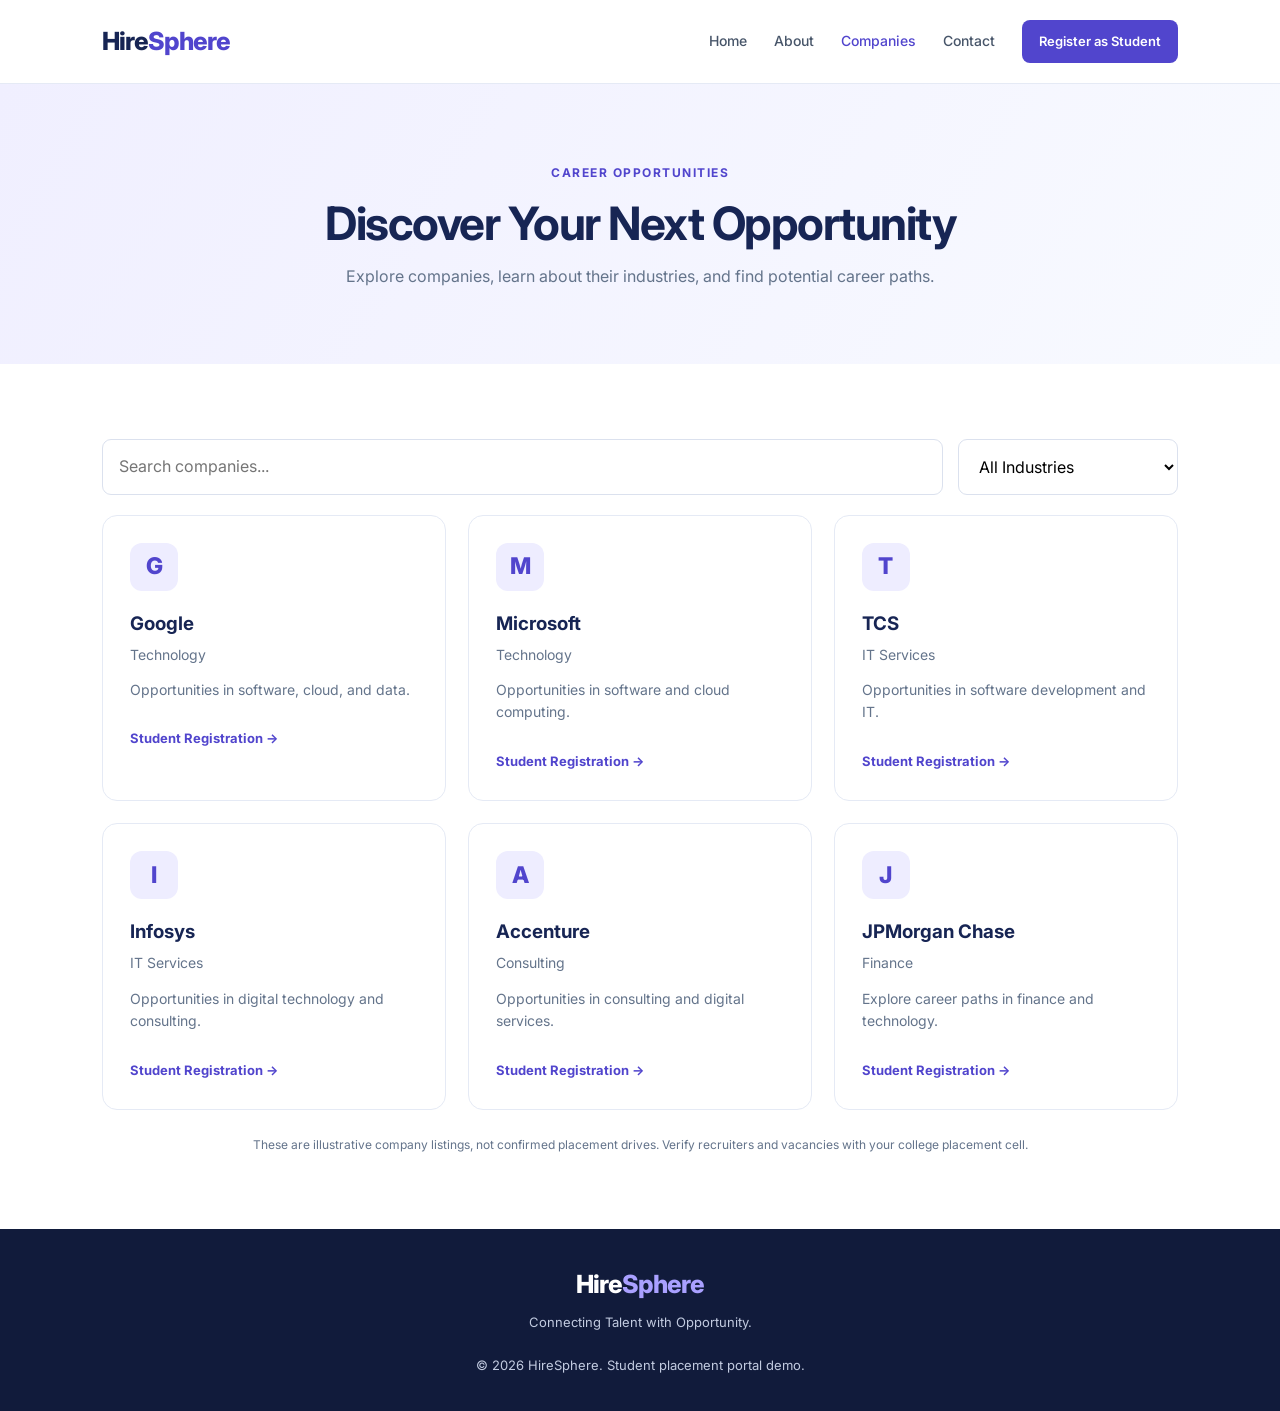
<file: Hiresphere/companies.html>
<!DOCTYPE html>
<html lang="en">
<head>
    <meta charset="UTF-8">
    <meta name="viewport" content="width=device-width, initial-scale=1.0">
    <title>Companies | HireSphere</title>
    <link rel="stylesheet" href="style.css">
    <script src="script.js" defer></script>
</head>
<body>

<header class="navbar">
    <a href="index.html" class="logo">Hire<span>Sphere</span></a>

    <button class="menu-toggle" aria-label="Toggle navigation"
            aria-expanded="false">☰</button>

    <nav class="nav-links">
        <a href="index.html">Home</a>
        <a href="about.html">About</a>
        <a href="companies.html" class="active">Companies</a>
        <a href="index.html#contact">Contact</a>
        <a href="register.html" class="nav-button">Register as Student</a>
    </nav>
</header>

<main>
    <section class="page-banner">
        <span class="tag">CAREER OPPORTUNITIES</span>
        <h1>Discover Your Next Opportunity</h1>
        <p>
            Explore companies, learn about their industries,
            and find potential career paths.
        </p>
    </section>

    <section class="section">
        <div class="company-tools">
            <input
                type="search"
                id="companySearch"
                placeholder="Search companies..."
                aria-label="Search companies">

            <select id="industryFilter" aria-label="Filter by industry">
                <option value="all">All Industries</option>
                <option value="technology">Technology</option>
                <option value="it-services">IT Services</option>
                <option value="consulting">Consulting</option>
                <option value="finance">Finance</option>
            </select>
        </div>

        <p id="resultCount" class="result-count" aria-live="polite"></p>

        <div class="company-grid" id="companyGrid">

            <article class="company-card searchable-company"
                     data-name="google"
                     data-industry="technology">
                <div class="company-icon">G</div>
                <h3>Google</h3>
                <p>Technology</p>
                <p class="company-description">
                    Opportunities in software, cloud, and data.
                </p>
                <a href="register.html" class="text-link">
                    Student Registration →
                </a>
            </article>

            <article class="company-card searchable-company"
                     data-name="microsoft"
                     data-industry="technology">
                <div class="company-icon">M</div>
                <h3>Microsoft</h3>
                <p>Technology</p>
                <p class="company-description">
                    Opportunities in software and cloud computing.
                </p>
                <a href="register.html" class="text-link">
                    Student Registration →
                </a>
            </article>

            <article class="company-card searchable-company"
                     data-name="tcs tata consultancy services"
                     data-industry="it-services">
                <div class="company-icon">T</div>
                <h3>TCS</h3>
                <p>IT Services</p>
                <p class="company-description">
                    Opportunities in software development and IT.
                </p>
                <a href="register.html" class="text-link">
                    Student Registration →
                </a>
            </article>

            <article class="company-card searchable-company"
                     data-name="infosys"
                     data-industry="it-services">
                <div class="company-icon">I</div>
                <h3>Infosys</h3>
                <p>IT Services</p>
                <p class="company-description">
                    Opportunities in digital technology and consulting.
                </p>
                <a href="register.html" class="text-link">
                    Student Registration →
                </a>
            </article>

            <article class="company-card searchable-company"
                     data-name="accenture"
                     data-industry="consulting">
                <div class="company-icon">A</div>
                <h3>Accenture</h3>
                <p>Consulting</p>
                <p class="company-description">
                    Opportunities in consulting and digital services.
                </p>
                <a href="register.html" class="text-link">
                    Student Registration →
                </a>
            </article>

            <article class="company-card searchable-company"
                     data-name="jpmorgan chase"
                     data-industry="finance">
                <div class="company-icon">J</div>
                <h3>JPMorgan Chase</h3>
                <p>Finance</p>
                <p class="company-description">
                    Explore career paths in finance and technology.
                </p>
                <a href="register.html" class="text-link">
                    Student Registration →
                </a>
            </article>

        </div>

        <p id="noResults" class="no-results" hidden>
            No companies found. Try a different search or industry.
        </p>

        <p class="notice">
            These are illustrative company listings, not confirmed
            placement drives. Verify recruiters and vacancies with
            your college placement cell.
        </p>
    </section>
</main>

<footer class="footer">
    <a href="index.html" class="logo">Hire<span>Sphere</span></a>
    <p>Connecting Talent with Opportunity.</p>
    <p class="copyright">© 2026 HireSphere. Student placement portal demo.</p>
</footer>

</body>
</html>
</file>
<file: Hiresphere/style.css>
@import url('https://fonts.googleapis.com/css2?family=Inter:wght@400;500;600;700;800&display=swap');

:root {
    --primary: #5145cd;
    --primary-dark: #3930a5;
    --heading: #172554;
    --text: #64748b;
    --background: #f8faff;
    --white: #ffffff;
    --border: #e5eaf5;
}

* {
    margin: 0;
    padding: 0;
    box-sizing: border-box;
}

html {
    scroll-behavior: smooth;
}

body {
    font-family: 'Inter', sans-serif;
    color: var(--heading);
    background: var(--white);
    line-height: 1.6;
}

a {
    text-decoration: none;
    color: inherit;
}

button, input, select {
    font: inherit;
}

/* Navigation */
.navbar {
    display: flex;
    align-items: center;
    justify-content: space-between;
    gap: 20px;
    padding: 20px 8%;
    background: var(--white);
    border-bottom: 1px solid var(--border);
    position: sticky;
    top: 0;
    z-index: 100;
}

.logo {
    font-size: 25px;
    font-weight: 800;
    letter-spacing: -1px;
    white-space: nowrap;
}

.logo span {
    color: var(--primary);
}

.nav-links {
    display: flex;
    align-items: center;
    gap: 27px;
}

.nav-links > a:not(.nav-button) {
    color: #475569;
    font-size: 14px;
    font-weight: 500;
}

.nav-links > a:hover,
.nav-links > a.active {
    color: var(--primary);
}

.nav-button {
    padding: 11px 17px;
    border-radius: 8px;
    background: var(--primary);
    color: white;
    font-size: 13px;
    font-weight: 600;
}

.nav-button:hover,
.btn-primary:hover {
    background: var(--primary-dark);
}

.menu-toggle {
    display: none;
    border: none;
    background: transparent;
    font-size: 27px;
    cursor: pointer;
}

/* Buttons */
.btn {
    display: inline-block;
    padding: 13px 21px;
    border-radius: 8px;
    font-size: 14px;
    font-weight: 600;
    text-align: center;
    transition: 0.25s;
}

.btn-primary {
    background: var(--primary);
    color: white;
}

.btn-outline {
    border: 1px solid #d5d9e8;
    color: var(--heading);
    background: white;
}

.btn-outline:hover {
    border-color: var(--primary);
    color: var(--primary);
}

.btn-light {
    background: white;
    color: var(--primary);
}

/* Home hero */
.hero {
    display: grid;
    grid-template-columns: 1.1fr 0.9fr;
    align-items: center;
    gap: 55px;
    padding: 80px 8%;
    background: linear-gradient(120deg, #f8faff, #f0efff);
}

.tag {
    display: inline-block;
    color: var(--primary);
    font-size: 12px;
    font-weight: 700;
    letter-spacing: 1.5px;
}

.hero h1 {
    margin: 18px 0;
    font-size: clamp(38px, 4.5vw, 58px);
    line-height: 1.15;
    letter-spacing: -2px;
}

.hero h1 span {
    color: var(--primary);
}

.hero-content > p {
    max-width: 510px;
    color: var(--text);
    margin-bottom: 25px;
}

.hero-buttons {
    display: flex;
    gap: 13px;
    flex-wrap: wrap;
}

.hero-image {
    position: relative;
}

.hero-image img,
.about-image img {
    display: block;
    width: 100%;
    height: 390px;
    object-fit: cover;
    border-radius: 22px;
}

.image-note {
    position: absolute;
    bottom: 18px;
    left: 18px;
    right: 18px;
    padding: 16px 20px;
    border-radius: 12px;
    background: rgba(255, 255, 255, 0.95);
}

.image-note p {
    color: var(--text);
    font-size: 13px;
}

/* Shared sections */
.section {
    padding: 75px 8%;
}

.section-heading {
    text-align: center;
    margin-bottom: 38px;
}

.section-heading h2,
.about-content h2 {
    margin: 10px 0;
    font-size: clamp(27px, 3vw, 36px);
    letter-spacing: -1px;
}

.section-heading p,
.about-content p {
    color: var(--text);
}

.center {
    text-align: center;
    margin-top: 35px;
}

.notice {
    color: var(--text);
    font-size: 12px;
    text-align: center;
    margin-top: 25px;
}

/* Placement dashboards*/


/* ===== HireSphere Placement Dashboard ===== */

.placement-dashboard {
    background: #f8faff;
}

.dashboard-kpis {
    display: grid;
    grid-template-columns: repeat(4, minmax(0, 1fr));
    gap: 20px;
    margin-bottom: 28px;
}

.kpi-card,
.chart-card {
    min-width: 0;
    padding: 24px;
    background: #ffffff;
    border: 1px solid #e5eaf5;
    border-radius: 16px;
    box-shadow: 0 5px 18px rgba(30, 41, 59, 0.05);
}

.kpi-card p,
.kpi-card span,
.chart-subtitle {
    color: #64748b;
    font-size: 13px;
}

.kpi-card h3 {
    margin: 12px 0 8px;
    color: #5145cd;
    font-size: clamp(22px, 2vw, 30px);
}

.charts-grid {
    display: grid;
    grid-template-columns: repeat(2, minmax(0, 1fr));
    gap: 22px;
}

.chart-card h3 {
    margin-bottom: 8px;
    color: #172033;
    font-size: 18px;
}

.chart-container {
    position: relative;
    width: 100%;
    max-width: 420px;
    height: 300px;
    margin: 20px auto 0;
}

.chart-card-wide {
    grid-column: 1 / -1;
}

.bar-chart-container {
    max-width: 900px;
    height: 360px;
}

.dashboard-source {
    margin-top: 22px;
    color: #64748b;
    font-size: 12px;
    text-align: center;
}

/* Tablet layout */
@media (max-width: 900px) {
    .dashboard-kpis {
        grid-template-columns: repeat(2, minmax(0, 1fr));
    }

    .charts-grid {
        grid-template-columns: 1fr;
    }

    .chart-card-wide {
        grid-column: auto;
    }
}

/* Mobile layout */
@media (max-width: 500px) {
    .dashboard-kpis {
        grid-template-columns: 1fr;
    }

    .kpi-card,
    .chart-card {
        padding: 18px;
    }

    .chart-container {
        height: 270px;
    }

    .bar-chart-container {
        height: 320px;
    }
}

/* Company cards */
.companies-preview {
    background: var(--background);
}

.company-grid {
    display: grid;
    grid-template-columns: repeat(3, minmax(0, 1fr));
    gap: 22px;
}

.company-card {
    padding: 27px;
    border: 1px solid var(--border);
    border-radius: 15px;
    background: white;
    transition: transform 0.25s, box-shadow 0.25s;
}

.company-card:hover,
.value-card:hover {
    transform: translateY(-5px);
    box-shadow: 0 12px 28px rgba(30, 41, 59, 0.08);
}

.company-icon,
.feature-icon {
    display: grid;
    place-items: center;
    width: 48px;
    height: 48px;
    margin-bottom: 18px;
    border-radius: 12px;
    color: var(--primary);
    background: #eeedff;
    font-size: 23px;
    font-weight: 800;
}

.company-card h3 {
    margin-bottom: 5px;
}

.company-card p {
    color: var(--text);
    font-size: 14px;
}

.company-description {
    margin: 13px 0;
}

.text-link {
    display: inline-block;
    margin-top: 14px;
    color: var(--primary);
    font-size: 13px;
    font-weight: 700;
}

/* About page */
.page-banner {
    text-align: center;
    padding: 75px 8%;
    background: linear-gradient(120deg, #f0efff, #f8faff);
}

.page-banner h1 {
    max-width: 800px;
    margin: 12px auto;
    font-size: clamp(32px, 4vw, 46px);
    line-height: 1.2;
    letter-spacing: -1.5px;
}

.page-banner p {
    max-width: 650px;
    margin: 0 auto;
    color: var(--text);
}

.about-layout {
    display: grid;
    grid-template-columns: 1fr 1fr;
    gap: 55px;
    align-items: center;
}

.about-image img {
    height: 380px;
}

.about-content p {
    margin: 15px 0;
}

.about-content .btn {
    margin-top: 10px;
}

.values-section {
    background: var(--background);
}

.value-grid {
    display: grid;
    grid-template-columns: repeat(3, 1fr);
    gap: 22px;
}

.value-card {
    padding: 28px;
    border: 1px solid var(--border);
    border-radius: 15px;
    background: white;
    transition: 0.25s;
}

.value-card p {
    color: var(--text);
    font-size: 14px;
    margin-top: 10px;
}

/* Company search and filter */
.company-tools {
    display: flex;
    gap: 15px;
    margin-bottom: 20px;
}

.company-tools input,
.company-tools select {
    min-width: 0;
    padding: 14px 16px;
    border: 1px solid #dbe1ee;
    border-radius: 9px;
    outline: none;
    background: white;
}

.company-tools input {
    flex: 1;
}

.company-tools select {
    width: 220px;
}

.company-tools input:focus,
.company-tools select:focus {
    border-color: var(--primary);
    box-shadow: 0 0 0 3px #5145cd18;
}

.result-count {
    color: var(--text);
    font-size: 13px;
    margin-bottom: 20px;
}

.no-results {
    padding: 30px 10px;
    color: var(--text);
    text-align: center;
}

/* Call to action */
.cta-section {
    padding: 65px 8%;
    text-align: center;
    color: white;
    background: linear-gradient(120deg, #5145cd, #7866e9);
}

.cta-section h2 {
    font-size: clamp(26px, 3vw, 35px);
}

.cta-section p {
    margin: 12px 0 25px;
    color: #efedff;
}

/* Footer */
.footer {
    padding: 35px 8%;
    text-align: center;
    background: #111b3b;
    color: white;
}

.footer p {
    color: #c2cbe0;
    font-size: 13px;
    margin-top: 8px;
}

.footer .logo span {
    color: #a9a0ff;
}

.copyright {
    margin-top: 22px !important;
}

/* Tablet and mobile */
@media (max-width: 950px) {
    .navbar {
        padding: 17px 5%;
    }

    .menu-toggle {
        display: block;
    }

    .nav-links {
        display: none;
        position: absolute;
        top: 100%;
        left: 0;
        right: 0;
        padding: 22px 5%;
        flex-direction: column;
        align-items: stretch;
        gap: 20px;
        background: white;
        border-bottom: 1px solid var(--border);
    }

    .nav-links.open {
        display: flex;
    }

    .hero {
        grid-template-columns: 1fr;
        padding: 60px 6%;
    }

    .hero-image img {
        height: 330px;
    }

    .stats-grid {
        grid-template-columns: repeat(2, 1fr);
    }

    .company-grid {
        grid-template-columns: repeat(2, minmax(0, 1fr));
    }

    .about-layout {
        grid-template-columns: 1fr;
        gap: 30px;
    }
}

@media (max-width: 600px) {
    .section {
        padding: 55px 5%;
    }

    .hero h1 {
        letter-spacing: -1px;
    }

    .hero-buttons {
        flex-direction: column;
    }

    .stats-grid,
    .company-grid,
    .value-grid {
        grid-template-columns: 1fr;
    }

    .company-tools {
        flex-direction: column;
    }

    .company-tools select {
        width: 100%;
    }

    .page-banner {
        padding: 55px 5%;
    }

    .hero-image img,
    .about-image img {
        height: 280px;
    }
}
</file>
